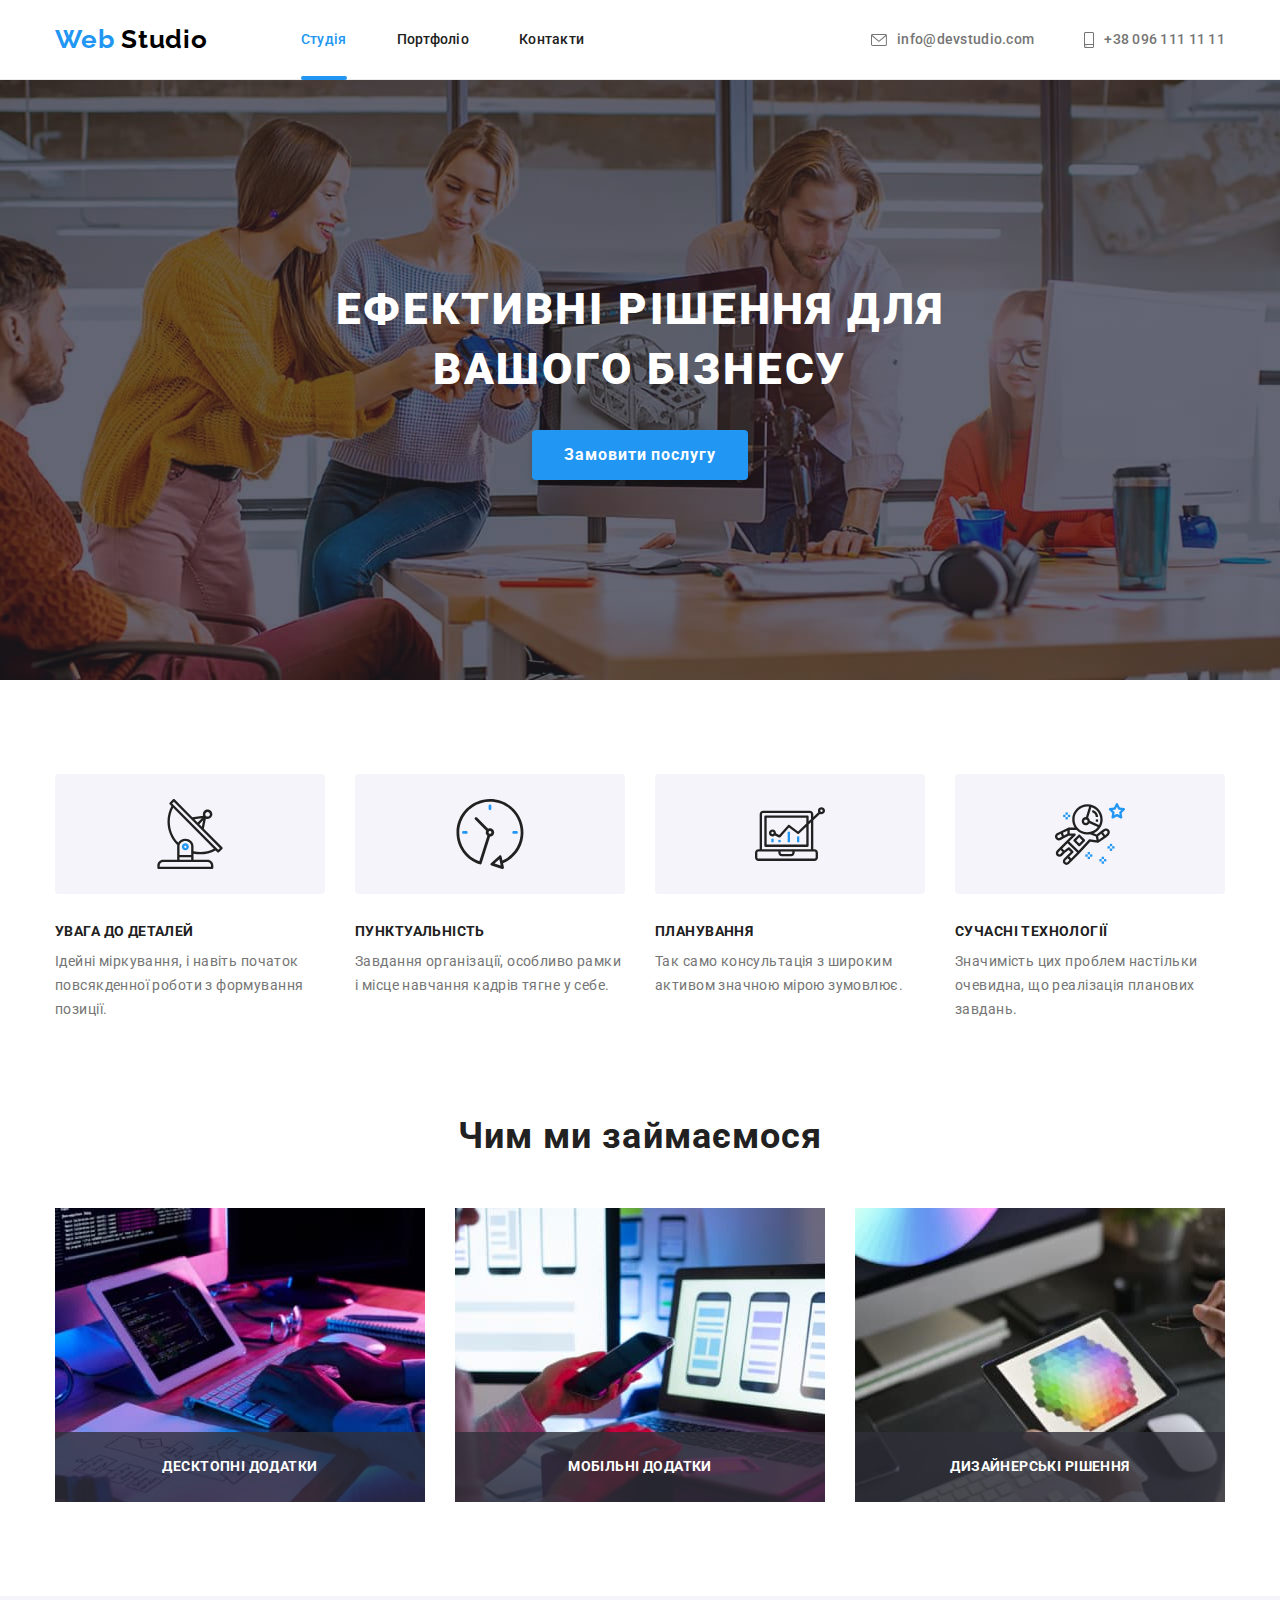
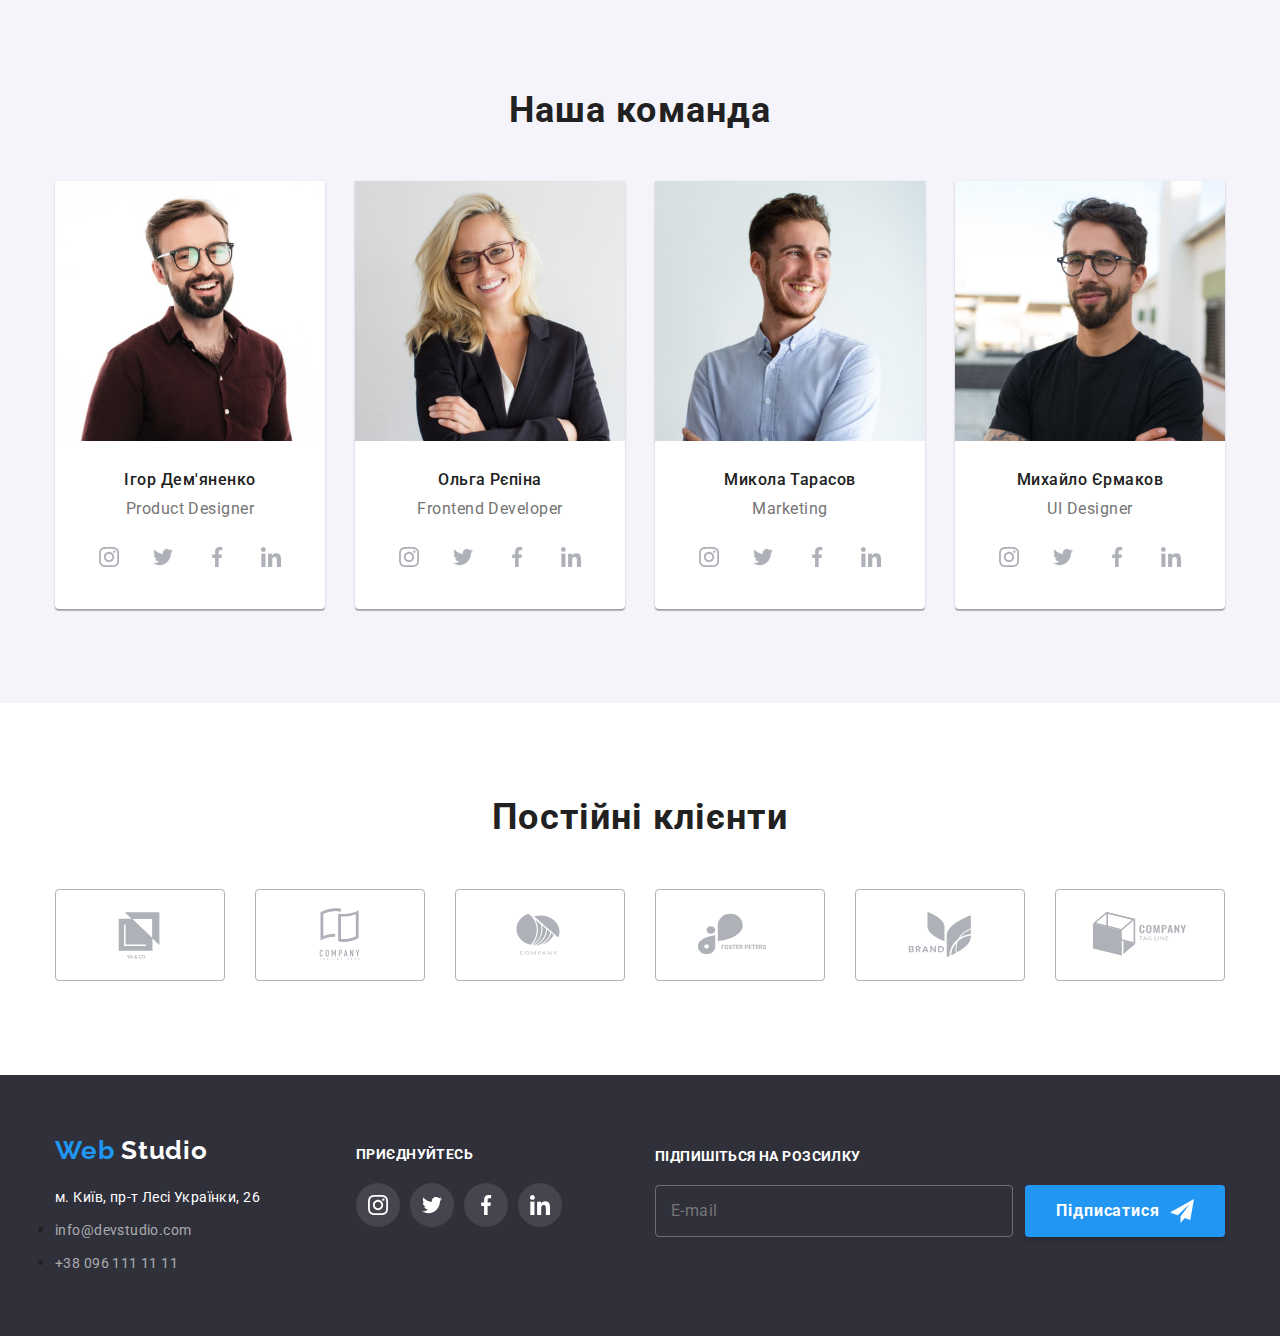
<file: index.html>
<!DOCTYPE html>
<html lang="uk">
  <head>
    <meta charset="UTF-8" />
    <meta http-equiv="X-UA-Compatible" content="IE=edge" />
    <meta name="viewport" content="width=device-width, initial-scale=1.0" />
    <link rel="preconnect" href="https://fonts.googleapis.com" />
    <link rel="preconnect" href="https://fonts.gstatic.com" crossorigin />
    <link
      href="https://fonts.googleapis.com/css2?family=Raleway:wght@700&family=Roboto:wght@400;500;700;900&display=swap"
      rel="stylesheet"
    />
    <link
      rel="stylesheet"
      href="https://cdnjs.cloudflare.com/ajax/libs/modern-normalize/1.1.0/modern-normalize.css"
      integrity="sha512-Y0MM+V6ymRKN2zStTqzQ227DWhhp4Mzdo6gnlRnuaNCbc+YN/ZH0sBCLTM4M0oSy9c9VKiCvd4Jk44aCLrNS5Q=="
      crossorigin="anonymous"
      referrerpolicy="no-referrer"
    />
    <link rel="stylesheet" href="./css/main.min.css" />
    <!-- <link rel="stylesheet" href="./css/styles.css" /> -->
    <title>Markup hw 02</title>
  </head>
  <body>
    <header class="page-header">
      <div class="container">
        <nav class="header-nav">
          <a class="logo header__logo" href="./index.html">
            <span class="logo--accent">Web</span>
            <span class="header__logo--color">Studio</span></a
          >
          <ul class="menu">
            <li class="menu__item">
              <a class="menu__link menu__link--active" href="./index.html"
                >Студія</a
              >
            </li>
            <li class="menu__item">
              <a class="menu__link" href="./portfolio.html">Портфоліо</a>
            </li>
            <li class="menu__item">
              <a class="menu__link" href="">Контакти</a>
            </li>
          </ul>
        </nav>
        <ul class="contact">
          <li class="contact__item">
            <a class="contact__link" href="mailto:info@devstudio.com"
              ><svg class="contact__icon" width="16" height="12">
                <use href="./images/icons.svg#icon-e-mail"></use>
              </svg>
              info@devstudio.com</a
            >
          </li>
          <li class="contact__item">
            <a class="contact__link" href="tel:+380961111111">
              <svg class="contact__icon" width="10" height="16">
                <use href="./images/icons.svg#icon-smartphone"></use>
              </svg>
              +38 096 111 11 11</a
            >
          </li>
        </ul>
      </div>
    </header>
    <main>
      <section class="hero">
        <div class="container">
          <h1 class="hero__title">Ефективні рішення для вашого бізнесу</h1>
          <button class="hero__button" type="button" data-modal-open>
            Замовити послугу
          </button>
        </div>
      </section>

      <section class="features">
        <div class="container">
          <h2 class="visually-hidden">Особливості</h2>
          <ul class="features-list">
            <li class="features-list__item">
              <div class="features-list__icons">
                <svg width="70" height="70">
                  <use href="./images/icons.svg#icon-antenna"></use>
                </svg>
              </div>
              <h3 class="features-list__title">УВАГА ДО ДЕТАЛЕЙ</h3>
              <p class="features-list__description">
                Ідейні міркування, і навіть початок повсякденної роботи з
                формування позиції.
              </p>
            </li>
            <li class="features-list__item">
              <div class="features-list__icons">
                <svg width="70" height="70">
                  <use href="./images/icons.svg#icon-clock"></use>
                </svg>
              </div>
              <h3 class="features-list__title">ПУНКТУАЛЬНІСТЬ</h3>
              <p class="features-list__description">
                Завдання організації, особливо рамки і місце навчання кадрів
                тягне у себе.
              </p>
            </li>
            <li class="features-list__item">
              <div class="features-list__icons">
                <svg width="70" height="70">
                  <use href="./images/icons.svg#icon-diagram"></use>
                </svg>
              </div>
              <h3 class="features-list__title">ПЛАНУВАННЯ</h3>
              <p class="features-list__description">
                Так само консультація з широким активом значною мірою зумовлює.
              </p>
            </li>
            <li class="features-list__item">
              <div class="features-list__icons">
                <svg width="70" height="70">
                  <use href="./images/icons.svg#icon-astronaut"></use>
                </svg>
              </div>
              <h3 class="features-list__title">СУЧАСНІ ТЕХНОЛОГІЇ</h3>
              <p class="features-list__description">
                Значимість цих проблем настільки очевидна, що реалізація
                планових завдань.
              </p>
            </li>
          </ul>
        </div>
      </section>

      <section class="what">
        <div class="container">
          <h2 class="what__title">Чим ми займаємося</h2>
          <ul class="what-list">
            <li class="what-list__item">
              <img
                class="what-list__img"
                src="./images/box1.jpg"
                alt="Десктопні додатки"
                width="370"
                height="294"
              />
              <h3 class="what-list__desc">Десктопні додатки</h3>
            </li>
            <li class="what-list__item">
              <img
                class="what-list__img"
                src="./images/box2.jpg"
                alt="Мобільні додатки"
                width="370"
                height="294"
              />
              <h3 class="what-list__desc">Мобільні додатки</h3>
            </li>
            <li class="what-list__item">
              <img
                class="what-list__img"
                src="./images/box3.jpg"
                alt="Дизайнерські рішення"
                width="370"
                height="294"
              />
              <h3 class="what-list__desc">Дизайнерські рішення</h3>
            </li>
          </ul>
        </div>
      </section>

      <section class="team">
        <div class="container">
          <h2 class="team__title">Наша команда</h2>
          <ul class="team-list">
            <li class="team-list__item">
              <img
                class="team-list__img"
                src="./images/team1.jpg"
                alt="Ігор Дем'яненко"
                width="270"
                height="260"
              />
              <h3 class="team-list__employee">Ігор Дем'яненко</h3>
              <p class="team-list__position">Product Designer</p>

              <ul class="social-icons">
                <li class="social-icons__item">
                  <a href="" class="social-icons__link">
                    <svg class="social-icons__icon" width="20" height="20">
                      <use href="./images/icons.svg#icon-instagram"></use>
                    </svg>
                  </a>
                </li>
                <li class="social-icons__item">
                  <a href="" class="social-icons__link">
                    <svg class="social-icons__icon" width="20" height="20">
                      <use href="./images/icons.svg#icon-twitter"></use>
                    </svg>
                  </a>
                </li>
                <li class="social-icons__item">
                  <a href="" class="social-icons__link">
                    <svg class="social-icons__icon" width="20" height="20">
                      <use href="./images/icons.svg#icon-facebook"></use>
                    </svg>
                  </a>
                </li>
                <li class="social-icons__item">
                  <a href="" class="social-icons__link">
                    <svg class="social-icons__icon" width="20" height="20">
                      <use href="./images/icons.svg#icon-linkedin"></use>
                    </svg>
                  </a>
                </li>
              </ul>
            </li>
            <li class="team-list__item">
              <img
                class="team-list__img"
                src="./images/team2.jpg"
                alt="Ольга Рєпіна"
                width="270"
                height="260"
              />
              <h3 class="team-list__employee">Ольга Рєпіна</h3>
              <p class="team-list__position">Frontend Developer</p>
              <ul class="social-icons">
                <li class="social-icons__item">
                  <a href="" class="social-icons__link">
                    <svg class="social-icons__icon" width="20" height="20">
                      <use href="./images/icons.svg#icon-instagram"></use>
                    </svg>
                  </a>
                </li>
                <li class="social-icons__item">
                  <a href="" class="social-icons__link">
                    <svg class="social-icons__icon" width="20" height="20">
                      <use href="./images/icons.svg#icon-twitter"></use>
                    </svg>
                  </a>
                </li>
                <li class="social-icons__item">
                  <a href="" class="social-icons__link">
                    <svg class="social-icons__icon" width="20" height="20">
                      <use href="./images/icons.svg#icon-facebook"></use>
                    </svg>
                  </a>
                </li>
                <li class="social-icons__item">
                  <a href="" class="social-icons__link">
                    <svg class="social-icons__icon" width="20" height="20">
                      <use href="./images/icons.svg#icon-linkedin"></use>
                    </svg>
                  </a>
                </li>
              </ul>
            </li>
            <li class="team-list__item">
              <img
                class="team-list__img"
                src="./images/team3.jpg"
                alt="Микола Тарасов"
                width="270"
                height="260"
              />
              <h3 class="team-list__employee">Микола Тарасов</h3>
              <p class="team-list__position">Marketing</p>
              <ul class="social-icons">
                <li class="social-icons__item">
                  <a href="" class="social-icons__link">
                    <svg class="social-icons__icon" width="20" height="20">
                      <use href="./images/icons.svg#icon-instagram"></use>
                    </svg>
                  </a>
                </li>
                <li class="social-icons__item">
                  <a href="" class="social-icons__link">
                    <svg class="social-icons__icon" width="20" height="20">
                      <use href="./images/icons.svg#icon-twitter"></use>
                    </svg>
                  </a>
                </li>
                <li class="social-icons__item">
                  <a href="" class="social-icons__link">
                    <svg class="social-icons__icon" width="20" height="20">
                      <use href="./images/icons.svg#icon-facebook"></use>
                    </svg>
                  </a>
                </li>
                <li class="social-icons__item">
                  <a href="" class="social-icons__link">
                    <svg class="social-icons__icon" width="20" height="20">
                      <use href="./images/icons.svg#icon-linkedin"></use>
                    </svg>
                  </a>
                </li>
              </ul>
            </li>
            <li class="team-list__item">
              <img
                class="team-list__img"
                src="./images/team4.jpg"
                alt="Михайло Єрмаков"
                width="270"
                height="260"
              />
              <h3 class="team-list__employee">Михайло Єрмаков</h3>
              <p class="team-list__position">UI Designer</p>
              <ul class="social-icons">
                <li class="social-icons__item">
                  <a href="" class="social-icons__link">
                    <svg class="social-icons__icon" width="20" height="20">
                      <use href="./images/icons.svg#icon-instagram"></use>
                    </svg>
                  </a>
                </li>
                <li class="social-icons__item">
                  <a href="" class="social-icons__link">
                    <svg class="social-icons__icon" width="20" height="20">
                      <use href="./images/icons.svg#icon-twitter"></use>
                    </svg>
                  </a>
                </li>
                <li class="social-icons__item">
                  <a href="" class="social-icons__link">
                    <svg class="social-icons__icon" width="20" height="20">
                      <use href="./images/icons.svg#icon-facebook"></use>
                    </svg>
                  </a>
                </li>
                <li class="social-icons__item">
                  <a href="" class="social-icons__link">
                    <svg class="social-icons__icon" width="20" height="20">
                      <use href="./images/icons.svg#icon-linkedin"></use>
                    </svg>
                  </a>
                </li>
              </ul>
            </li>
          </ul>
        </div>
      </section>

      <section class="clients">
        <div class="container">
          <h2 class="clients__title">Постійні клієнти</h2>
          <ul class="clients-list">
            <li class="clients-list__item">
              <a href="" class="clients-list__link">
                <svg class="clients-list__icon" width="106" height="60">
                  <use href="./images/icons.svg#icon-client1"></use>
                </svg>
              </a>
            </li>
            <li class="clients-list__item">
              <a href="" class="clients-list__link">
                <svg class="clients-list__icon" width="106" height="60">
                  <use href="./images/icons.svg#icon-client2"></use>
                </svg>
              </a>
            </li>
            <li class="clients-list__item">
              <a href="" class="clients-list__link">
                <svg class="clients-list__icon" width="106" height="60">
                  <use href="./images/icons.svg#icon-client3"></use>
                </svg>
              </a>
            </li>
            <li class="clients-list__item">
              <a href="" class="clients-list__link">
                <svg class="clients-list__icon" width="106" height="60">
                  <use href="./images/icons.svg#icon-client4"></use>
                </svg>
              </a>
            </li>
            <li class="clients-list__item">
              <a href="" class="clients-list__link">
                <svg class="clients-list__icon" width="106" height="60">
                  <use href="./images/icons.svg#icon-client5"></use>
                </svg>
              </a>
            </li>
            <li class="clients-list__item">
              <a href="" class="clients-list__link">
                <svg class="clients-list__icon" width="106" height="60">
                  <use href="./images/icons.svg#icon-client6"></use>
                </svg>
              </a>
            </li>
          </ul>
        </div>
      </section>
    </main>
    <footer class="footer">
      <div class="container">
        <div class="footer-company">
          <a class="logo footer__logo" href=""
            ><span class="logo--accent">Web</span>
            <span class="footer__logo--color">Studio</span></a
          >
          <address class="address">
            <p class="address__post">м. Київ, пр-т Лесі Українки, 26</p>
            <ul class="address__list">
              <li class="addres__item">
                <a class="address__link" href="mailto:info@devstudio.com"
                  >info@devstudio.com</a
                >
              </li>
              <li class="addres__item">
                <a class="address__link" href="tel:+380961111111"
                  >+38 096 111 11 11</a
                >
              </li>
            </ul>
          </address>
        </div>

        <div class="footer-social">
          <h2 class="footer-social__title">приєднуйтесь</h2>
          <ul class="social-icons footer-social__social-icons">
            <li class="social-icons__item">
              <a href="" class="social-icons__link footer-social__link">
                <svg class="social-icons__icon" width="20" height="20">
                  <use href="./images/icons.svg#icon-instagram"></use>
                </svg>
              </a>
            </li>
            <li class="social-icons__item">
              <a href="" class="social-icons__link footer-social__link">
                <svg class="social-icons__icon" width="20" height="20">
                  <use href="./images/icons.svg#icon-twitter"></use>
                </svg>
              </a>
            </li>
            <li class="social-icons__item">
              <a href="" class="social-icons__link footer-social__link">
                <svg class="social-icons__icon" width="20" height="20">
                  <use href="./images/icons.svg#icon-facebook"></use>
                </svg>
              </a>
            </li>
            <li class="social-icons__item">
              <a href="" class="social-icons__link footer-social__link">
                <svg class="social-icons__icon" width="20" height="20">
                  <use href="./images/icons.svg#icon-linkedin"></use>
                </svg>
              </a>
            </li>
          </ul>
        </div>

        <div class="subscription">
          <label for="sub-input" class="subscription__label"
            >Підпишіться на розсилку</label
          >
          <div class="subscription__box">
            <input
              class="subscription__input"
              type="email"
              id="sub-input"
              name="subscription-mail"
              placeholder="E-mail"
            />

            <button class="subscription__button" type="submit">
              Підписатися
              <svg class="subscription__icon" width="24" height="24">
                <use href="./images/icons.svg#icon-send"></use>
              </svg>
            </button>
          </div>
        </div>
      </div>
    </footer>

    <div class="backdrop is-hidden" data-modal>
      <div class="modal">
        <button class="modal__close-btn" data-modal-close>
          <svg class="modal__close-icon" width="18" height="18">
            <use href="./images/icons.svg#icon-close"></use>
          </svg>
        </button>
        <p class="modal__title">Залиште свої дані, ми вам передзвонимо</p>

        <label for="user-name" class="modal__label">Ім'я</label>
        <div class="modal__wrapper">
          <input
            type="text"
            class="modal__input"
            name="user-name"
            id="user-name"
          />
          <svg class="modal__input-icon" width="18" height="18">
            <use href="./images/icons.svg#icon-person"></use>
          </svg>
        </div>

        <label for="user-tel" class="modal__label">Телефон</label>
        <div class="modal__wrapper">
          <input
            type="tel"
            class="modal__input"
            name="user-tel"
            id="user-tel"
          />
          <svg class="modal__input-icon" width="18" height="18">
            <use href="./images/icons.svg#icon-phone"></use>
          </svg>
        </div>

        <label for="user-mail" class="modal__label">Пошта</label>
        <div class="modal__wrapper">
          <input
            type="email"
            class="modal__input"
            name="user-mail"
            id="user-mail"
          />
          <svg class="modal__input-icon" width="18" height="18">
            <use href="./images/icons.svg#icon-email"></use>
          </svg>
        </div>

        <label for="coment" class="modal__label">Коментар</label>

        <textarea
          class="modal__coment"
          name="modal-coment"
          id="coment"
          placeholder="Введіть текст"
        ></textarea>

        <div class="modal__checkbox-wrapper">
          <input
            type="checkbox"
            class="modal__checkbox"
            name="agree"
            id="agree"
            value="agree"
          />

          <label class="modal__checkbox-label" for="agree">
            <span class="modal__label-span">
              <svg class="modal__label-icon" width="13" height="9">
                <use href="./images/icons.svg#icon-check-mark"></use>
              </svg>
            </span>
            Погоджуюся з розсилкою та приймаю
            <a href="" class="modal__checkbox-link">Умови договору</a>
          </label>
        </div>

        <button type="submit" class="modal__submit-btn">Відправити</button>
      </div>
    </div>

    <script src="./js/modal.js"></script>
  </body>
</html>
</file>
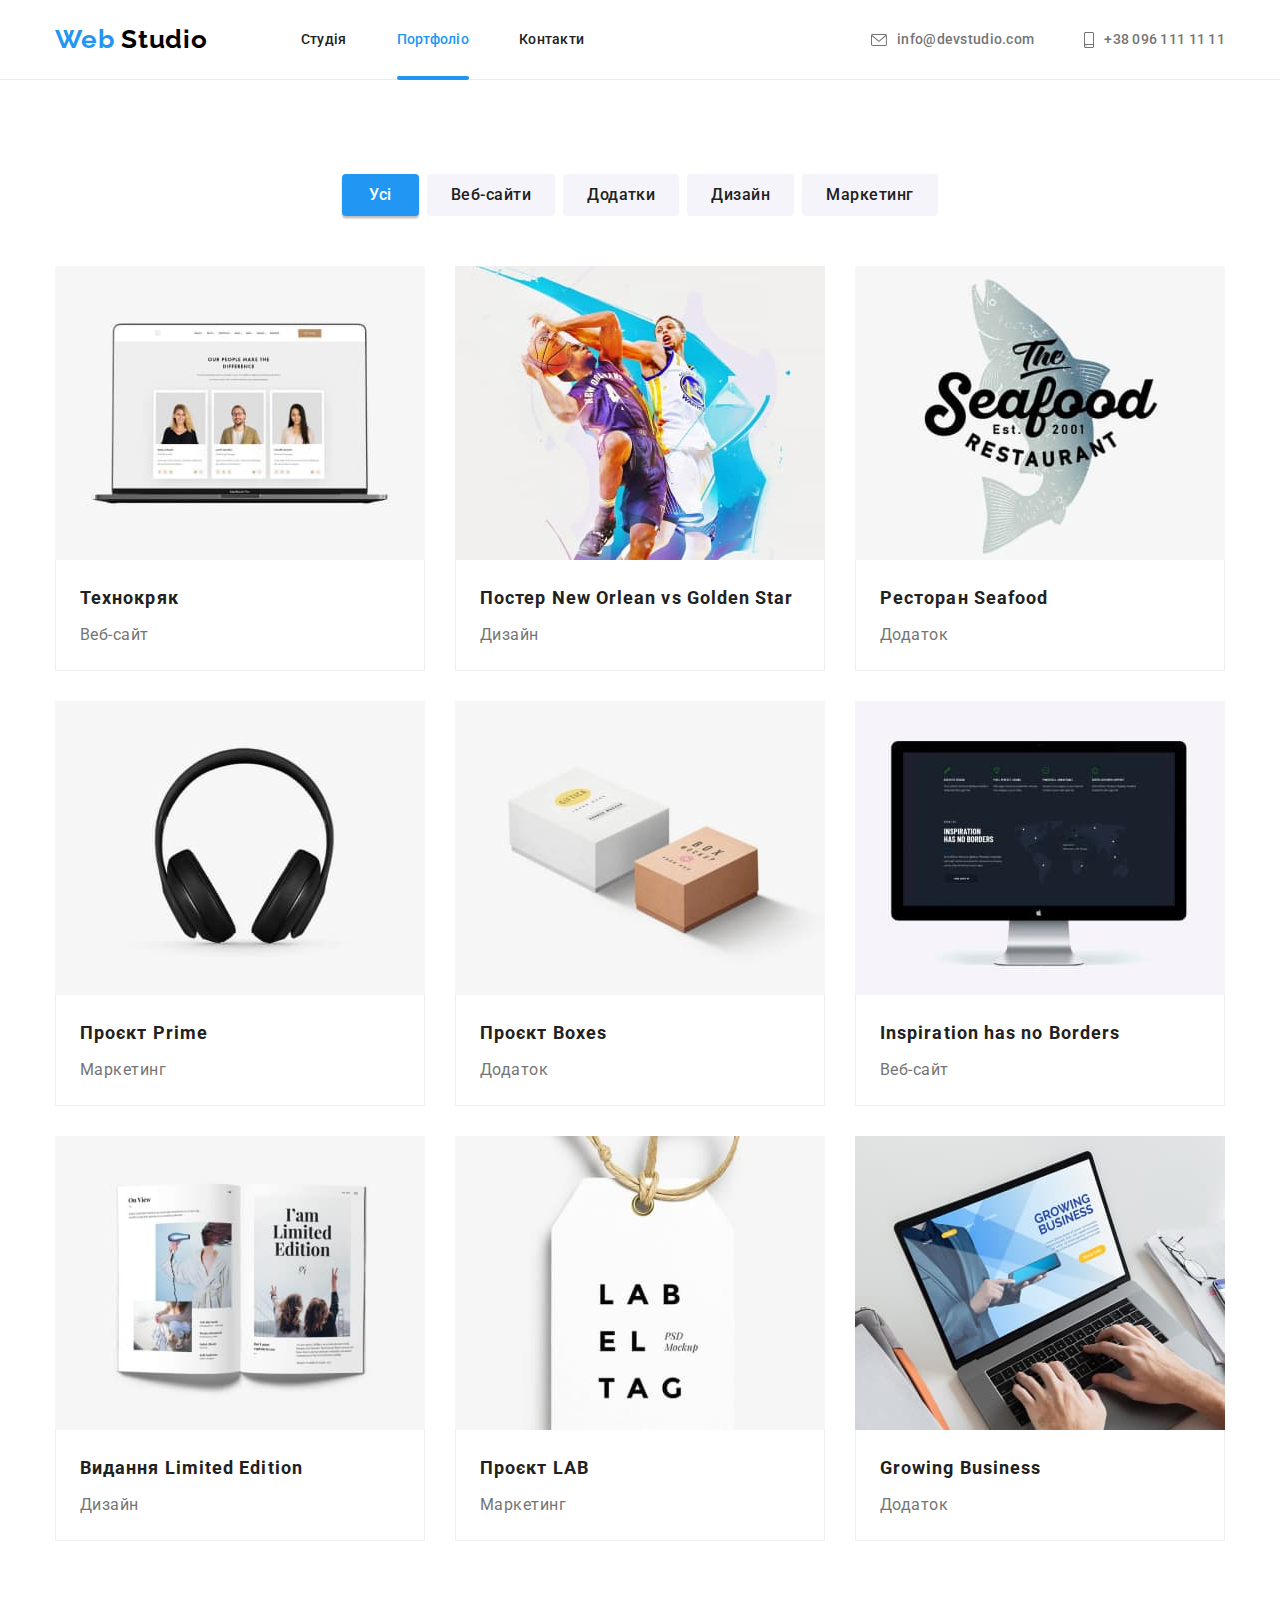
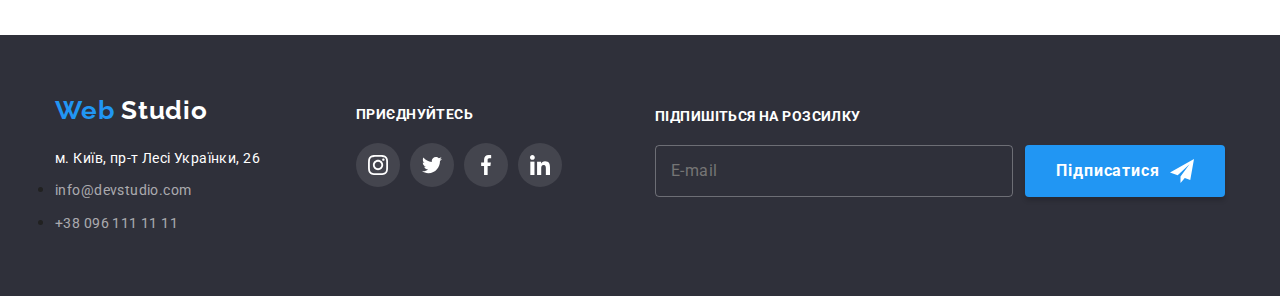
<file: portfolio.html>
<!DOCTYPE html>
<html lang="uk">
  <head>
    <meta charset="UTF-8" />
    <meta http-equiv="X-UA-Compatible" content="IE=edge" />
    <meta name="viewport" content="width=device-width, initial-scale=1.0" />
    <link rel="preconnect" href="https://fonts.googleapis.com" />
    <link rel="preconnect" href="https://fonts.gstatic.com" crossorigin />
    <link
      href="https://fonts.googleapis.com/css2?family=Raleway:wght@700&family=Roboto:wght@400;500;700;900&display=swap"
      rel="stylesheet"
    />
    <link
      rel="stylesheet"
      href="https://cdnjs.cloudflare.com/ajax/libs/modern-normalize/1.1.0/modern-normalize.css"
      integrity="sha512-Y0MM+V6ymRKN2zStTqzQ227DWhhp4Mzdo6gnlRnuaNCbc+YN/ZH0sBCLTM4M0oSy9c9VKiCvd4Jk44aCLrNS5Q=="
      crossorigin="anonymous"
      referrerpolicy="no-referrer"
    />
    <link rel="stylesheet" href="./css/main.min.css" />
    <!-- <link rel="stylesheet" href="./css/styles.css" /> -->
    <title>portfolio</title>
  </head>
  <body>
    <header class="page-header">
      <div class="container">
        <nav class="header-nav">
          <a class="logo header__logo" href="./index.html">
            <span class="logo--accent">Web</span>
            <span class="header__logo--color">Studio</span></a
          >
          <ul class="menu">
            <li class="menu__item">
              <a class="menu__link" href="./index.html">Студія</a>
            </li>
            <li class="menu__item">
              <a class="menu__link menu__link--active" href="./portfolio.html"
                >Портфоліо</a
              >
            </li>
            <li class="menu__item">
              <a class="menu__link" href="">Контакти</a>
            </li>
          </ul>
        </nav>
        <ul class="contact">
          <li class="contact__item">
            <a class="contact__link" href="mailto:info@devstudio.com"
              ><svg class="contact__icon" width="16" height="12">
                <use href="./images/icons.svg#icon-e-mail"></use>
              </svg>
              info@devstudio.com</a
            >
          </li>
          <li class="contact__item">
            <a class="contact__link" href="tel:+380961111111">
              <svg class="contact__icon" width="10" height="16">
                <use href="./images/icons.svg#icon-smartphone"></use>
              </svg>
              +38 096 111 11 11</a
            >
          </li>
        </ul>
      </div>
    </header>
    <main>
      <section class="portfolio">
        <div class="container">
          <h1 class="portfolio__title">Портфоліо</h1>
          <ul class="portfolio__filter-list">
            <li class="portfolio__filter-item">
              <button
                class="portfolio__filter-button portfolio__filter-button--padding portfolio__filter-button--active"
                type="button"
              >
                Усі
              </button>
            </li>
            <li class="portfolio__filter-item">
              <button class="portfolio__filter-button" type="button">
                Веб-сайти
              </button>
            </li>
            <li class="portfolio__filter-item">
              <button class="portfolio__filter-button" type="button">
                Додатки
              </button>
            </li>
            <li class="portfolio__filter-item">
              <button class="portfolio__filter-button" type="button">
                Дизайн
              </button>
            </li>
            <li class="portfolio__filter-item">
              <button class="portfolio__filter-button" type="button">
                Маркетинг
              </button>
            </li>
          </ul>
          <ul class="portfolio__product-list">
            <li class="portfolio__product-item">
              <a class="portfolio__product-link" href="#">
                <div class="portfolio__box">
                  <img
                    class="portfolio__product-img"
                    src="./images/poster1.jpg"
                    alt="Технокряк"
                    width="370"
                  />
                  <p class="portfolio__product-text">
                    Ресурс пропонує комплексні пропозиції з різним рівнем
                    функціоналу та сервісів. Все це дозволить відвідувачу
                    отримати вичерпні відомості про компанію чи приватну особу.
                  </p>
                </div>
                <div class="portfolio__product-wrap">
                  <h2 class="portfolio__product-name">Технокряк</h2>
                  <p class="portfolio__product-desc">Веб-сайт</p>
                </div>
              </a>
            </li>
            <li class="portfolio__product-item">
              <a class="portfolio__product-link" href="#">
                <div class="portfolio__box">
                  <img
                    class="portfolio__product-img"
                    src="./images/poster2.jpg"
                    alt="Постер New Orlean vs Golden Star"
                    width="370"
                  />
                  <p class="portfolio__product-text">
                    Ресурс пропонує комплексні пропозиції з різним рівнем
                    функціоналу та сервісів. Все це дозволить відвідувачу
                    отримати вичерпні відомості про компанію чи приватну особу.
                  </p>
                </div>
                <div class="portfolio__product-wrap">
                  <h2 class="portfolio__product-name">
                    Постер New Orlean vs Golden Star
                  </h2>
                  <p class="portfolio__product-desc">Дизайн</p>
                </div>
              </a>
            </li>
            <li class="portfolio__product-item">
              <a class="portfolio__product-link" href="#">
                <div class="portfolio__box">
                  <img
                    class="portfolio__product-img"
                    src="./images/poster3.jpg"
                    alt="Ресторан Seafood"
                    width="370"
                  />
                  <p class="portfolio__product-text">
                    Ресурс пропонує комплексні пропозиції з різним рівнем
                    функціоналу та сервісів. Все це дозволить відвідувачу
                    отримати вичерпні відомості про компанію чи приватну особу.
                  </p>
                </div>
                <div class="portfolio__product-wrap">
                  <h2 class="portfolio__product-name">Ресторан Seafood</h2>
                  <p class="portfolio__product-desc">Додаток</p>
                </div>
              </a>
            </li>
            <li class="portfolio__product-item">
              <a class="portfolio__product-link" href="#">
                <div class="portfolio__box">
                  <img
                    class="portfolio__product-img"
                    src="./images/poster4.jpg"
                    alt="Проєкт Prime"
                    width="370"
                  />
                  <p class="portfolio__product-text">
                    Ресурс пропонує комплексні пропозиції з різним рівнем
                    функціоналу та сервісів. Все це дозволить відвідувачу
                    отримати вичерпні відомості про компанію чи приватну особу.
                  </p>
                </div>
                <div class="portfolio__product-wrap">
                  <h2 class="portfolio__product-name">Проєкт Prime</h2>
                  <p class="portfolio__product-desc">Маркетинг</p>
                </div>
              </a>
            </li>
            <li class="portfolio__product-item">
              <a class="portfolio__product-link" href="#">
                <div class="portfolio__box">
                  <img
                    class="portfolio__product-img"
                    src="./images/poster5.jpg"
                    alt="Проєкт Boxes"
                    width="370"
                  />
                  <p class="portfolio__product-text">
                    Ресурс пропонує комплексні пропозиції з різним рівнем
                    функціоналу та сервісів. Все це дозволить відвідувачу
                    отримати вичерпні відомості про компанію чи приватну особу.
                  </p>
                </div>
                <div class="portfolio__product-wrap">
                  <h2 class="portfolio__product-name">Проєкт Boxes</h2>
                  <p class="portfolio__product-desc">Додаток</p>
                </div>
              </a>
            </li>
            <li class="portfolio__product-item">
              <a class="portfolio__product-link" href="#">
                <div class="portfolio__box">
                  <img
                    class="portfolio__product-img"
                    src="./images/poster6.jpg"
                    alt="Inspiration has no Borders"
                    width="370"
                  />
                  <p class="portfolio__product-text">
                    Ресурс пропонує комплексні пропозиції з різним рівнем
                    функціоналу та сервісів. Все це дозволить відвідувачу
                    отримати вичерпні відомості про компанію чи приватну особу.
                  </p>
                </div>
                <div class="portfolio__product-wrap">
                  <h2 class="portfolio__product-name">
                    Inspiration has no Borders
                  </h2>
                  <p class="portfolio__product-desc">Веб-сайт</p>
                </div>
              </a>
            </li>
            <li class="portfolio__product-item">
              <a class="portfolio__product-link" href="#">
                <div class="portfolio__box">
                  <img
                    class="portfolio__product-img"
                    src="./images/poster7.jpg"
                    alt="Видання Limited Edition"
                    width="370"
                  />
                  <p class="portfolio__product-text">
                    Ресурс пропонує комплексні пропозиції з різним рівнем
                    функціоналу та сервісів. Все це дозволить відвідувачу
                    отримати вичерпні відомості про компанію чи приватну особу.
                  </p>
                </div>
                <div class="portfolio__product-wrap">
                  <h2 class="portfolio__product-name">
                    Видання Limited Edition
                  </h2>
                  <p class="portfolio__product-desc">Дизайн</p>
                </div>
              </a>
            </li>
            <li class="portfolio__product-item">
              <a class="portfolio__product-link" href="#">
                <div class="portfolio__box">
                  <img
                    src="./images/poster8.jpg"
                    alt="Проєкт LAB"
                    width="370"
                  />
                  <p class="portfolio__product-text">
                    Ресурс пропонує комплексні пропозиції з різним рівнем
                    функціоналу та сервісів. Все це дозволить відвідувачу
                    отримати вичерпні відомості про компанію чи приватну особу.
                  </p>
                </div>
                <div class="portfolio__product-wrap">
                  <h2 class="portfolio__product-name">Проєкт LAB</h2>
                  <p class="portfolio__product-desc">Маркетинг</p>
                </div>
              </a>
            </li>
            <li class="portfolio__product-item">
              <a class="portfolio__product-link" href="#">
                <div class="portfolio__box">
                  <img
                    class="portfolio__product-img"
                    src="./images/poster9.jpg"
                    alt="Growing Business"
                    width="370"
                  />
                  <p class="portfolio__product-text">
                    Ресурс пропонує комплексні пропозиції з різним рівнем
                    функціоналу та сервісів. Все це дозволить відвідувачу
                    отримати вичерпні відомості про компанію чи приватну особу.
                  </p>
                </div>

                <div class="portfolio__product-wrap">
                  <h2 class="portfolio__product-name">Growing Business</h2>
                  <p class="portfolio__product-desc">Додаток</p>
                </div>
              </a>
            </li>
          </ul>
        </div>
      </section>
    </main>
    <footer class="footer">
      <div class="container">
        <div class="footer-company">
          <a class="logo footer__logo" href=""
            ><span class="logo--accent">Web</span>
            <span class="footer__logo--color">Studio</span></a
          >
          <address class="address">
            <p class="address__post">м. Київ, пр-т Лесі Українки, 26</p>
            <ul class="address__list">
              <li class="addres__item">
                <a class="address__link" href="mailto:info@devstudio.com"
                  >info@devstudio.com</a
                >
              </li>
              <li class="addres__item">
                <a class="address__link" href="tel:+380961111111"
                  >+38 096 111 11 11</a
                >
              </li>
            </ul>
          </address>
        </div>

        <div class="footer-social">
          <h2 class="footer-social__title">приєднуйтесь</h2>
          <ul class="social-icons footer-social__social-icons">
            <li class="social-icons__item">
              <a href="" class="social-icons__link footer-social__link">
                <svg class="social-icons__icon" width="20" height="20">
                  <use href="./images/icons.svg#icon-instagram"></use>
                </svg>
              </a>
            </li>
            <li class="social-icons__item">
              <a href="" class="social-icons__link footer-social__link">
                <svg class="social-icons__icon" width="20" height="20">
                  <use href="./images/icons.svg#icon-twitter"></use>
                </svg>
              </a>
            </li>
            <li class="social-icons__item">
              <a href="" class="social-icons__link footer-social__link">
                <svg class="social-icons__icon" width="20" height="20">
                  <use href="./images/icons.svg#icon-facebook"></use>
                </svg>
              </a>
            </li>
            <li class="social-icons__item">
              <a href="" class="social-icons__link footer-social__link">
                <svg class="social-icons__icon" width="20" height="20">
                  <use href="./images/icons.svg#icon-linkedin"></use>
                </svg>
              </a>
            </li>
          </ul>
        </div>

        <div class="subscription">
          <label for="sub-input" class="subscription__label"
            >Підпишіться на розсилку</label
          >
          <div class="subscription__box">
            <input
              class="subscription__input"
              type="email"
              id="sub-input"
              name="subscription-mail"
              placeholder="E-mail"
            />

            <button class="subscription__button" type="submit">
              Підписатися
              <svg class="subscription__icon" width="24" height="24">
                <use href="./images/icons.svg#icon-send"></use>
              </svg>
            </button>
          </div>
        </div>
      </div>
    </footer>

    <script src="./js/modal.js"></script>
  </body>
</html>
</file>
<file: css/styles.css>
:root {
    --acсent-color: #2196F3;
    --logo-first-color: #000000;
    --logo-second-color: #FFFFFF;

    --first-color: #212121;
    --second-color: #757575;
    --address-color: rgba(255, 255, 255, 0.6);

    --bg-hero: #2F303A;
    --bg-main: #FFFFFF;
    --bg-second: #F5F4FA;
    --icon-color: #AFB1B8;

    --cubic: cubic-bezier(0.4, 0, 0.2, 1);
    --time: 250ms;
}

h1,
h2,
h3,
h4,
h5,
h6,
p,
ul,
ol {
    margin: 0;
    padding: 0;
}

body {
    font-family: 'Roboto', sans-serif;
    background-color: var(--bg-main);
    color: var(--first-color);
}

img {
    display: block;
}

.button {
    cursor: pointer;
}

.list {
    list-style: none;
}

.link {
    text-decoration: none;
}

.container {
    width: 1200px;
    padding-left: 15px;
    padding-right: 15px;
    margin-left: auto;
    margin-right: auto;
    /* outline: 1px solid red; */
}

/* Header */
.page-header {
    border-bottom: 1px solid #ECECEC;
    padding-top: 24px;
    padding-bottom: 24px;
}

.page-header>.container {
    display: flex;

}

.header-nav {
    display: flex;
    align-items: center;
}

.header-logo {
    font-family: 'Raleway', sans-serif;
    font-weight: 700;
    font-size: 26px;
    line-height: 1.2;
    letter-spacing: 0.03em;
    margin-right: 93px;
}

.header-logo-first {
    color: var(--acсent-color);
}

.header-logo-second {
    color: var(--logo-first-color);
}

.header-list {
    display: flex;
}

.header-list-item {
    position: relative;
}

.header-list-item:not(:last-child) {
    margin-right: 50px;
}

.header-item-link {
    padding-top: 32px;
    padding-bottom: 32px;

    font-weight: 500;
    font-size: 14px;
    line-height: 1.14;
    letter-spacing: 0.02em;

    color: var(--first-color);
    transition: color var(--time) var(--cubic);
}

.active-link {
    color: var(--acсent-color)
}

.active-link::after {
    content: '';
    position: absolute;
    width: 100%;
    height: 4px;
    border-radius: 4px;
    background-color: var(--acсent-color);

    bottom: -31px;
    left: 0;
}

.header-contact {
    display: flex;
    align-items: center;
    margin-left: auto;
}

.header-contact-item {
    margin-right: 50px;
}

.header-contact-item:last-child {
    margin-right: 0;
}

.header-contact-link {
    display: flex;
    align-items: center;
    font-family: 'Roboto';
    font-style: normal;
    font-weight: 500;
    font-size: 14px;
    line-height: 1.14;
    letter-spacing: 0.02em;
    color: var(--second-color);
    fill: currentColor;
    transition: color var(--time) var(--cubic);
}

.header-icon {
    margin-right: 10px;
}

.header-item-link:hover,
.header-item-link:focus,
.header-contact-link:hover,
.header-contact-link:focus {
    color: var(--acсent-color)
}


/* main */
/* HERO */
.hero {
    background-color: var(--bg-hero);
    background-image: linear-gradient(to top, rgba(47, 48, 58, 0.4), rgba(47, 48, 58, 0.4)), url(../images/bg-img.jpg);
    background-repeat: no-repeat;
    background-size: cover;
    background-position: center;

    min-height: 600px;
    max-width: 1600px;
    padding: 200px 0;
    margin: 0 auto;
}

.hero-title {
    margin: 0 250px 30px;
    font-weight: 900;
    font-size: 44px;
    line-height: 1.36;
    text-align: center;
    letter-spacing: 0.06em;
    text-transform: uppercase;
    color: var(--logo-second-color)
}

.hero-button {
    padding: 10px 32px;
    display: block;
    margin: 0 auto;
    font-family: inherit;
    background-color: var(--acсent-color);
    font-weight: 700;
    font-size: 16px;
    line-height: 1.88;
    text-align: center;
    letter-spacing: 0.06em;
    color: var(--logo-second-color);
    border: none;

    box-shadow: 0px 4px 4px rgba(0, 0, 0, 0.15);
    border-radius: 4px;
}

.visually-hidden {
    position: absolute;
    width: 1px;
    height: 1px;
    margin: -1px;
    border: 0;
    padding: 0;

    white-space: nowrap;
    clip-path: inset(100%);
    clip: rect(0 0 0 0);
    overflow: hidden;
}

/* FEATURES */
.features {
    padding: 94px 0;
}

.features-list {
    display: flex;
}

.features-list-item {
    flex-basis: calc((100% - 90px)/4);
}

.features-list-item:not(:last-child) {
    margin-right: 30px;
}

.features-list-title {
    margin-bottom: 10px;
    font-size: 14px;
    line-height: 1.14;
    letter-spacing: 0.03em;
    text-transform: uppercase;
}

.features-icons {
    display: flex;
    justify-content: center;
    align-items: center;
    height: 120px;
    background-color: var(--bg-second);
    border-radius: 4px;
    margin-bottom: 30px;
}

.features-list-description {
    font-size: 14px;
    line-height: 1.71;
    letter-spacing: 0.03em;
    color: var(--second-color);
}

/* Чим ми займаємося */
.what {
    padding-bottom: 94px;
}

.what-title {
    margin-bottom: 50px;
    font-size: 36px;
    line-height: 1.16;
    text-align: center;
    letter-spacing: 0.03em;
}

.what-list {
    display: flex;
}

.what-list-item {
    position: relative;
    width: calc((100%-60px)/3);
}

.what-list-item:not(:last-child) {
    margin-right: 30px;
}

.what-desc {
    position: absolute;
    bottom: 0;
    left: 0;

    display: flex;
    justify-content: center;
    align-items: center;

    width: 100%;
    height: 70px;
    /* padding: 27px 0; */

    background: rgba(47, 48, 58, 0.8);

    font-size: 14px;
    line-height: 1.14;
    letter-spacing: 0.03em;
    text-align: center;
    text-transform: uppercase;

    color: var(--bg-main);
}


/* Команда */
.team {
    padding: 94px 0;
    background-color: var(--bg-second)
}

.team-title {
    margin-bottom: 50px;

    font-size: 36px;
    line-height: 1.16;
    text-align: center;
    letter-spacing: 0.03em;
}

.team-list {
    display: flex;
}

.team-list-item {
    padding-bottom: 30px;
    flex-basis: calc((100%-90px)/4);
    background: var(--bg-main);
    box-shadow: 0px 1px 3px rgba(0, 0, 0, 0.12), 0px 1px 1px rgba(0, 0, 0, 0.14), 0px 2px 1px rgba(0, 0, 0, 0.2);
    border-radius: 0px 0px 4px 4px;
}

.team-list-img {
    margin-bottom: 30px;
}

.team-list-item:not(:last-child) {
    margin-right: 30px;
}

.team-list-employee {
    font-weight: 500;
    font-size: 16px;
    line-height: 1.18;
    text-align: center;
    letter-spacing: 0.03em;
    margin-bottom: 10px;
}

.team-list-position {
    font-size: 16px;
    line-height: 1.18;
    text-align: center;
    letter-spacing: 0.03em;
    color: var(--second-color);
    margin-bottom: 16px;
}

.team-list .social-icons {
    display: flex;
    justify-content: center;
}

.team-list .social-link {
    display: flex;
    justify-content: center;
    align-items: center;

    width: 44px;
    height: 44px;
    border-radius: 50%;

    /* outline: 1px solid red; */
    background-color: var(--bg-main);
    color: var(--icon-color);

    transition: background-color var(--time) var(--cubic),
        color var(--time) var(--cubic);
}

.team-list .social-link:hover,
.team-list .social-link:focus {
    background-color: var(--acсent-color);
    color: var(--bg-main)
}

.team-list .social-item:not(:last-child) {
    margin-right: 10px;
}

.social-item .icon {
    fill: currentColor;
}

/* CLIENTS */
.clients {
    padding: 94px 0;
}

.clients-title {
    font-size: 36px;
    line-height: 1.16;
    text-align: center;
    letter-spacing: 0.03em;

    margin-bottom: 50px;
}

.clients-list {
    display: flex;
}

.clients-item {
    flex-basis: calc((100%-150px)/6);
    height: 92px;
}

.clients-item:not(:last-child) {
    margin-right: 30px;
}

.client-link {
    display: flex;
    justify-content: center;
    align-items: center;
    border: 1px solid var(--icon-color);
    border-radius: 4px;
    width: 100%;
    height: 100%;
    color: var(--icon-color);

    transition: border-color var(--time) var(--cubic),
        color var(--time) var(--cubic);
}

.client-link:hover,
.client-link:focus {
    color: var(--acсent-color);
    border-color: var(--acсent-color);
}

.clients-item .icon {
    fill: currentColor;
}


/* footer */
.footer {
    background-color: var(--bg-hero);
    padding-top: 60px;
    padding-bottom: 60px;
}

.footer-logo {
    display: inline-block;
    margin-bottom: 20px;
    font-family: 'Raleway';
    font-style: normal;
    font-weight: 700;
    font-size: 26px;
    line-height: 1.19;
    letter-spacing: 0.03em;
}

.footer-logo-first {
    color: var(--acсent-color);
}

.footer-logo-second {
    color: var(--logo-second-color);
}

.address-post {
    margin-bottom: 9px;
    font-style: normal;
    font-size: 14px;
    line-height: 1.71;
    letter-spacing: 0.03em;
    color: var(--logo-second-color);
}

.addres-list-item:not(:last-child) {
    margin-bottom: 9px;
}

.address-list-link {
    font-size: 14px;
    line-height: 1.71;
    letter-spacing: 0.03em;
    color: var(--address-color);
    font-style: normal;

    transition: color var(--time) var(--cubic);
}

.address-list-link:hover,
.address-list-link:focus {
    color: var(--acсent-color)
}

.footer>.container {
    display: flex;
}

.footer-company {
    width: 231px;
}

.footer-social {
    padding-top: 12px;
    margin-left: 70px;
}

.footer-title {
    font-weight: 700;
    font-size: 14px;
    line-height: 1.14;
    letter-spacing: 0.03em;
    text-transform: uppercase;

    color: var(--bg-main);
    margin-bottom: 20px;
}

.footer-social .social-list {
    display: flex;
    justify-content: flex-start;
}

.footer-social .social-link {
    width: 44px;
    height: 44px;

    display: flex;
    justify-content: center;
    align-items: center;

    background: rgba(255, 255, 255, 0.1);
    border-radius: 50%;
    color: var(--bg-main);

    transition: background-color var(--time) var(--cubic);
}

.footer-social .social-item:not(:last-child) {
    margin-right: 10px;
}

.footer-social .social-link:hover,
.footer-social .social-link:focus {
    background-color: var(--acсent-color);
}

.footer-social .icon {
    fill: currentColor;
}

.footer-social .social-link {}


/* subscription */
.footer-subscription {
    padding-top: 12px;
    margin-left: 93px;
}

.sub-label {
    display: inline-block;
    margin-bottom: 20px;

    font-weight: 700;
    font-size: 14px;
    line-height: 1.14;
    letter-spacing: 0.03em;
    text-transform: uppercase;

    color: #FFFFFF;
}

.sub-box {
    display: flex;
}

.sub-input {
    width: 358px;
    padding: 15px;
    border: 1px solid rgba(255, 255, 255, 0.3);
    background-color: inherit;
    border-radius: 4px;

    line-height: 1.25;
    letter-spacing: 0.03em;
    color: rgba(255, 255, 255, 0.6);
    transition: border-color var(--time) var(--cubic);
}

.sub-input:focus {
    outline: none;
    border-color: var(--acсent-color);
}

.sub-btn {
    margin-left: 12px;
    width: 200px;
    display: flex;
    justify-content: center;
    align-items: center;

    padding: 10px 28px;

    background: var(--acсent-color);
    box-shadow: 0px 4px 4px rgba(0, 0, 0, 0.15);
    border-radius: 4px;
    border: none;

    font-weight: 700;
    font-size: 16px;
    line-height: 1.88;
    letter-spacing: 0.06em;
    color: #FFFFFF;
}

.sub-btn .icon {
    fill: var(--bg-main);
    margin-left: 10px;
}




/* PORTFOLIO */
.portfolio {
    padding: 94px 0;
}

.portfolio-list {
    display: flex;
    justify-content: center;
    margin-bottom: 50px;
}

.portfolio-list-item:not(:last-child) {
    margin-right: 8px;
}

.portfolio-list-button {
    padding: 6px 22px;
    background: var(--bg-second);
    font-family: inherit;
    font-weight: 500;
    font-size: 16px;
    line-height: 1.62;
    text-align: center;
    letter-spacing: 0.03em;
    color: var(--first-color);
    border-color: transparent;
    border-radius: 4px;

    transition: background-color var(--time) var(--cubic),
        color var(--time) var(--cubic),
        box-shadow var(--time) var(--cubic);
}

.portfolio-list-button:hover,
.portfolio-list-button:focus {
    background-color: var(--acсent-color);
    color: var(--logo-second-color);
    box-shadow: 0px 3px 1px rgba(0, 0, 0, 0.1), 0px 1px 2px rgba(0, 0, 0, 0.08), 0px 2px 2px rgba(0, 0, 0, 0.12);
}

.active-button {
    background-color: var(--acсent-color);
    color: var(--logo-second-color);
    box-shadow: 0px 3px 1px rgba(0, 0, 0, 0.1), 0px 1px 2px rgba(0, 0, 0, 0.08), 0px 2px 2px rgba(0, 0, 0, 0.12);
}

.portfolio-list .all-btn {
    padding: 6px 25px;
}

.portfolio-client {
    display: flex;
    flex-wrap: wrap;
    gap: 30px;
}

.portfolio-client-item {
    flex-basis: calc((100% - 60px) / 3);
}

.portfolio-client-link {
    display: inline-block;
}

.portfolio-box {
    position: relative;
    overflow: hidden;
}

.portfolio-client-link:hover,
.portfolio-client-link:focus {
    box-shadow: 0px 1px 1px rgba(0, 0, 0, 0.12), 0px 4px 4px rgba(0, 0, 0, 0.06), 1px 4px 6px rgba(0, 0, 0, 0.16);
}

.portfolio-client-link:hover .portfolio-img-text,
.portfolio-client-link:focus .portfolio-img-text {
    transform: translateY(0);
}

.portfolio-client-img {
    display: block;
}

.portfolio-img-text {
    position: absolute;
    top: 0;
    bottom: 0;
    left: 0;
    right: 0;

    padding: 63px 24px;
    background-color: rgba(33, 150, 243, 0.9);

    font-weight: 400;
    font-size: 18px;
    line-height: 1.55;
    letter-spacing: 0.03em;

    color: var(--bg-main);

    transform: translateY(100%);
    transition: transform var(--time) var(--cubic);
}

.portfolio-text {
    padding: 20px 24px;
    border-left: 1px solid #EEEEEE;
    border-right: 1px solid #EEEEEE;
    border-bottom: 1px solid #EEEEEE;
}

.portfolio-client-name {
    margin-bottom: 4px;
    font-weight: 700;
    font-size: 18px;
    line-height: 2;
    letter-spacing: 0.06em;
    color: var(--first-color);

}

.portfolio-client-desc {
    font-size: 16px;
    line-height: 1.88;
    letter-spacing: 0.03em;
    color: var(--second-color);
}

/* MODAL */
.is-hidden {
    visibility: hidden;
    opacity: 0;
    pointer-events: none;
}

.backdrop {
    position: fixed;
    top: 0;
    left: 0;
    width: 100%;
    height: 100%;

    background: rgba(0, 0, 0, 0.2);
    transition: opacity var(--time) var(--cubic),
        visibility var(--time) var(--cubic);
}

.modal {
    position: absolute;
    top: 50%;
    left: 50%;
    transform-origin: 0 0;
    transform: translate(-50%, -50%) scale(1);

    padding: 40px;
    background: #FFFFFF;
    box-shadow: 0px 1px 3px rgba(0, 0, 0, 0.12), 0px 1px 1px rgba(0, 0, 0, 0.14), 0px 2px 1px rgba(0, 0, 0, 0.2);
    border-radius: 4px;

    width: 528px;
    height: 581px;

    transition: transform var(--time) var(--cubic);
}

.backdrop.is-hidden .modal {
    transform: scale(0.1);
}

.modal-btn {
    position: absolute;
    top: 8px;
    right: 8px;

    display: flex;
    justify-content: center;
    align-items: center;
    background: #FFFFFF;
    padding: 0;
    width: 30px;
    height: 30px;
    border: 1px solid rgba(0, 0, 0, 0.1);
    border-radius: 50%;
    cursor: pointer;
}

.modal-btn .icon {
    transition: fill var(--time) var(--cubic);
}

.modal-btn:hover .icon,
.modal-btn:focus .icon {
    fill: var(--acсent-color);
}

.modal-title {
    margin-bottom: 12px;
    font-weight: 700;
    font-size: 20px;
    line-height: 1.15;
    text-align: center;
    letter-spacing: 0.03em;

    color: var(--first-color);
}

.modal-label {
    display: block;
    margin-bottom: 4px;
    font-size: 12px;
    line-height: 1.16;
    letter-spacing: 0.01em;

    color: var(--second-color);
}

.modal-wrapper {
    position: relative;
    /* margin-top: 4px; */
    margin-bottom: 10px;
}

.modal-input {
    width: 100%;
    height: 40px;
    padding: 12px 42px;
    border: 1px solid rgba(33, 33, 33, 0.2);
    border-radius: 4px;

    font-weight: 400;
    font-size: 12px;
    line-height: 1.16;
    letter-spacing: 0.01em;

    color: var(--second-color);
    transition: border-color var(--time) var(--cubic);
}

.modal-wrapper .icon {
    position: absolute;
    top: 50%;
    left: 12px;
    transform: translateY(-50%);
    transition: fill var(--time) var(--cubic);
}

.modal-input:focus {
    outline: none;
    border-color: var(--acсent-color);
}

.modal-input:focus+.icon {
    fill: var(--acсent-color);
}

.modal-coment {
    margin-top: 4px;
    margin-bottom: 20px;
    padding: 12px 16px;
    width: 100%;
    height: 120px;
    resize: none;
    border: 1px solid rgba(33, 33, 33, 0.2);
    border-radius: 4px;
    transition: border var(--time) var(--cubic);
}

.modal-coment::placeholder {
    font-size: 12px;
    line-height: 1.16;
    letter-spacing: 0.01em;
    color: rgba(117, 117, 117, 0.5);
}

.modal-coment:focus {
    outline: none;
    border-color: var(--acсent-color);
}

.modal-checkbox {}

.checkbox-wrapper {
    display: flex;
    margin-bottom: 30px;
    padding-left: 12px;
}

.label-span {
    margin-right: 8px;
    width: 16px;
    height: 15px;
    border: 2px solid var(--first-color);
    /* box-shadow: 0px 4px 4px rgba(0, 0, 0, 0.25); */
    border-radius: 2px;
    display: flex;
    justify-content: center;
    align-items: center;

    transition: border var(--time) var(--cubic),
        background-color var(--time) var(--cubic);
}

.label-span .icon {
    fill: transparent;
    transition: fill var(--time) var(--cubic);
}

.modal-checkbox:checked+.checkbox-label .label-span {
    border: none;
    background-color: var(--acсent-color)
}

.modal-checkbox:checked+.checkbox-label .icon {
    fill: var(--bg-main)
}

.checkbox-label {
    display: flex;
    align-items: center;
    font-size: 14px;
    line-height: 1.71;
    letter-spacing: 0.03em;

    color: var(--second-color);
}

.checkbox-link {
    margin-left: 5px;
    color: var(--acсent-color);
}


.modal-submit-btn {
    display: block;
    margin: 0 auto;
    width: 200px;
    padding: 10px;
    background: var(--acсent-color);
    box-shadow: 0px 4px 4px rgba(0, 0, 0, 0.15);
    border-radius: 4px;
    border: none;

    font-weight: 700;
    line-height: 1.88;
    letter-spacing: 0.06em;

    color: var(--bg-main);
    transition: background var(--time) var(--cubic);
}

.modal-submit-btn:hover,
.modal-submit-btn:focus {
    background: #188CE8;
}
</file>
<file: css/main.min.css>
:root{--acсent-color: #2196F3;--logo-first-color: #000000;--logo-second-color: #FFFFFF;--first-color: #212121;--second-color: #757575;--address-color: rgba(255, 255, 255, 0.6);--bg-hero: #2F303A;--bg-main: #FFFFFF;--bg-second: #F5F4FA;--icon-color: #AFB1B8;--cubic: cubic-bezier(0.4, 0, 0.2, 1);--time: 250ms;--main-font: "Roboto", sans-serif;--logo-font: "Raleway", sans-serif}.visually-hidden,.modal__checkbox,.portfolio__title{position:absolute;width:1px;height:1px;margin:-1px;border:0;padding:0;white-space:nowrap;-webkit-clip-path:inset(100%);clip-path:inset(100%);clip:rect(0 0 0 0);overflow:hidden}h1,h2,h3,h4,h5,h6,p,ul,ol{margin:0;padding:0}body{font-family:var(--main-font);background-color:var(--bg-main);color:var(--first-color)}img{display:block}.subscription__button,.hero__button{cursor:pointer;background-color:var(--acсent-color);-webkit-box-shadow:0px 4px 4px rgba(0,0,0,.15);box-shadow:0px 4px 4px rgba(0,0,0,.15);border-radius:4px;border:none;font-weight:700;line-height:1.88;text-align:center;letter-spacing:.06em;color:var(--logo-second-color)}.what-list__item,.features-list,.portfolio__product-list,.portfolio__filter-list,.clients-list,.team-list,.social-icons,.contact,.menu{list-style:none}.portfolio__product-link,.address__link,.social-icons__link,.contact__link,.menu__link,.logo{text-decoration:none}.container{width:1200px;padding-left:15px;padding-right:15px;margin-left:auto;margin-right:auto}.modal__label-span,.modal__close-btn,.subscription__button,.what-list__desc,.features-list__icons,.clients-list__link,.social-icons__link,.social-icons{display:-webkit-box;display:-ms-flexbox;display:flex;-webkit-box-pack:center;-ms-flex-pack:center;justify-content:center;-webkit-box-align:center;-ms-flex-align:center;align-items:center}.page-header{border-bottom:1px solid #ececec;padding-top:24px;padding-bottom:24px}.page-header .container{display:-webkit-box;display:-ms-flexbox;display:flex}.page-header .header-nav{display:-webkit-box;display:-ms-flexbox;display:flex;-webkit-box-align:center;-ms-flex-align:center;align-items:center}.logo{font-family:var(--logo-font);font-weight:700;font-size:26px;line-height:1.2;letter-spacing:.03em}.logo--accent{color:var(--acсent-color)}.header__logo{margin-right:93px}.header__logo--color{color:var(--logo-first-color)}.footer__logo{display:inline-block;margin-bottom:20px}.footer__logo--color{color:var(--logo-second-color)}.menu{display:-webkit-box;display:-ms-flexbox;display:flex}.menu__item{position:relative}.menu__item:not(:last-child){margin-right:50px}.menu__link{padding-top:32px;padding-bottom:32px;font-weight:500;font-size:14px;line-height:1.14;letter-spacing:.02em;color:var(--first-color);-webkit-transition:color var(--time) var(--cubic);transition:color var(--time) var(--cubic)}.menu__link:hover,.menu__link:focus{color:var(--acсent-color)}.menu__link--active{color:var(--acсent-color)}.menu__link--active::after{content:"";position:absolute;width:100%;height:4px;border-radius:4px;background-color:var(--acсent-color);bottom:-31px;left:0}.contact{display:-webkit-box;display:-ms-flexbox;display:flex;-webkit-box-align:center;-ms-flex-align:center;align-items:center;margin-left:auto}.contact__item{margin-right:50px}.contact__item:last-child{margin-right:0}.contact__link{display:-webkit-box;display:-ms-flexbox;display:flex;-webkit-box-align:center;-ms-flex-align:center;align-items:center;font-family:var(--main-font);font-style:normal;font-weight:500;font-size:14px;line-height:1.14;letter-spacing:.02em;color:var(--second-color);fill:currentColor;-webkit-transition:color var(--time) var(--cubic);transition:color var(--time) var(--cubic)}.contact__link:hover,.contact__link:focus{color:var(--acсent-color)}.contact__icon{margin-right:10px}.social-icons__link{width:44px;height:44px;border-radius:50%;background-color:var(--bg-main);color:var(--icon-color);-webkit-transition:background-color var(--time) var(--cubic),color var(--time) var(--cubic);transition:background-color var(--time) var(--cubic),color var(--time) var(--cubic)}.social-icons__link:hover,.social-icons__link:focus{background-color:var(--acсent-color);color:var(--bg-main)}.footer-social__social-icons{-webkit-box-pack:start;-ms-flex-pack:start;justify-content:flex-start}.footer-social__link{background:rgba(255,255,255,.1);color:var(--bg-main);-webkit-transition:background-color var(--time) var(--cubic);transition:background-color var(--time) var(--cubic)}.social-icons__item:not(:last-child){margin-right:10px}.social-icons__icon{fill:currentColor}.team-list{display:-webkit-box;display:-ms-flexbox;display:flex}.team-list__item{padding-bottom:30px;-ms-flex-preferred-size:calc((100% - 90px)/4);flex-basis:calc((100% - 90px)/4);background:var(--bg-main);-webkit-box-shadow:0px 1px 3px rgba(0,0,0,.12),0px 1px 1px rgba(0,0,0,.14),0px 2px 1px rgba(0,0,0,.2);box-shadow:0px 1px 3px rgba(0,0,0,.12),0px 1px 1px rgba(0,0,0,.14),0px 2px 1px rgba(0,0,0,.2);border-radius:0px 0px 4px 4px}.team-list__item:not(:last-child){margin-right:30px}.team-list__img{margin-bottom:30px}.team-list__position,.team-list__employee{font-size:16px;line-height:1.18;text-align:center;letter-spacing:.03em}.team-list__employee{font-weight:500;margin-bottom:10px}.team-list__position{color:var(--second-color);margin-bottom:16px}.clients-list{display:-webkit-box;display:-ms-flexbox;display:flex}.clients-list__item{-ms-flex-preferred-size:calc((100% - 150px)/6);flex-basis:calc((100% - 150px)/6);height:92px}.clients-list__item:not(:last-child){margin-right:30px}.clients-list__link{border:1px solid var(--icon-color);border-radius:4px;width:100%;height:100%;color:var(--icon-color);-webkit-transition:border-color var(--time) var(--cubic),color var(--time) var(--cubic);transition:border-color var(--time) var(--cubic),color var(--time) var(--cubic)}.clients-list__link:hover,.clients-list__link:focus{color:var(--acсent-color);border-color:var(--acсent-color)}.clients-list__icon{fill:currentColor}.address__post{margin-bottom:9px;font-style:normal;font-size:14px;line-height:1.71;letter-spacing:.03em;color:var(--logo-second-color)}.addres__item:not(:last-child){margin-bottom:9px}.address__link{font-size:14px;line-height:1.71;letter-spacing:.03em;color:var(--address-color);font-style:normal;-webkit-transition:color var(--time) var(--cubic);transition:color var(--time) var(--cubic)}.address__link:hover,.address__link:focus{color:var(--acсent-color)}.portfolio__filter-list{display:-webkit-box;display:-ms-flexbox;display:flex;-webkit-box-pack:center;-ms-flex-pack:center;justify-content:center;margin-bottom:50px}.portfolio__filter-item:not(:last-child){margin-right:8px}.portfolio__filter-button{padding:6px 22px;background:var(--bg-second);font-family:inherit;font-weight:500;font-size:16px;line-height:1.62;text-align:center;letter-spacing:.03em;color:var(--first-color);border-color:rgba(0,0,0,0);border-radius:4px;-webkit-transition:background-color var(--time) var(--cubic),color var(--time) var(--cubic),-webkit-box-shadow var(--time) var(--cubic);transition:background-color var(--time) var(--cubic),color var(--time) var(--cubic),-webkit-box-shadow var(--time) var(--cubic);transition:background-color var(--time) var(--cubic),color var(--time) var(--cubic),box-shadow var(--time) var(--cubic);transition:background-color var(--time) var(--cubic),color var(--time) var(--cubic),box-shadow var(--time) var(--cubic),-webkit-box-shadow var(--time) var(--cubic)}.portfolio__filter-button:hover,.portfolio__filter-button:focus{background-color:var(--acсent-color);color:var(--logo-second-color);-webkit-box-shadow:0px 3px 1px rgba(0,0,0,.1),0px 1px 2px rgba(0,0,0,.08),0px 2px 2px rgba(0,0,0,.12);box-shadow:0px 3px 1px rgba(0,0,0,.1),0px 1px 2px rgba(0,0,0,.08),0px 2px 2px rgba(0,0,0,.12)}.portfolio__filter-button--active{background-color:var(--acсent-color);color:var(--logo-second-color);-webkit-box-shadow:0px 3px 1px rgba(0,0,0,.1),0px 1px 2px rgba(0,0,0,.08),0px 2px 2px rgba(0,0,0,.12);box-shadow:0px 3px 1px rgba(0,0,0,.1),0px 1px 2px rgba(0,0,0,.08),0px 2px 2px rgba(0,0,0,.12)}.portfolio__filter-button--padding{padding:6px 25px}.portfolio__product-list{display:-webkit-box;display:-ms-flexbox;display:flex;-ms-flex-wrap:wrap;flex-wrap:wrap;gap:30px}.portfolio__product-item{-ms-flex-preferred-size:calc((100% - 60px)/3);flex-basis:calc((100% - 60px)/3)}.portfolio__product-link{display:inline-block}.portfolio__product-link:hover,.portfolio__product-link:focus{-webkit-box-shadow:0px 1px 1px rgba(0,0,0,.12),0px 4px 4px rgba(0,0,0,.06),1px 4px 6px rgba(0,0,0,.16);box-shadow:0px 1px 1px rgba(0,0,0,.12),0px 4px 4px rgba(0,0,0,.06),1px 4px 6px rgba(0,0,0,.16)}.portfolio__box{position:relative;overflow:hidden}.portfolio__product-img{display:block}.portfolio__product-text{position:absolute;top:0;bottom:0;left:0;right:0;padding:63px 24px;background-color:rgba(33,150,243,.9);font-weight:400;font-size:18px;line-height:1.55;letter-spacing:.03em;color:var(--bg-main);-webkit-transform:translateY(100%);transform:translateY(100%);-webkit-transition:-webkit-transform var(--time) var(--cubic);transition:-webkit-transform var(--time) var(--cubic);transition:transform var(--time) var(--cubic);transition:transform var(--time) var(--cubic), -webkit-transform var(--time) var(--cubic)}.portfolio__product-link:hover .portfolio__product-text,.portfolio__product-link:focus .portfolio__product-text{-webkit-transform:translateY(0);transform:translateY(0)}.portfolio__product-wrap{padding:20px 24px;border-left:1px solid #eee;border-right:1px solid #eee;border-bottom:1px solid #eee}.portfolio__product-name{margin-bottom:4px;font-weight:700;font-size:18px;line-height:2;letter-spacing:.06em;color:var(--first-color)}.portfolio__product-desc{font-size:16px;line-height:1.88;letter-spacing:.03em;color:var(--second-color)}.hero{background-color:var(--bg-hero);background-image:-webkit-gradient(linear, left bottom, left top, from(rgba(47, 48, 58, 0.4)), to(rgba(47, 48, 58, 0.4))),url(../images/bg-img.jpg);background-image:linear-gradient(to top, rgba(47, 48, 58, 0.4), rgba(47, 48, 58, 0.4)),url(../images/bg-img.jpg);background-repeat:no-repeat;background-size:cover;background-position:center;min-height:600px;max-width:1600px;padding:200px 0;margin:0 auto}.hero__title{margin:0 250px 30px;font-weight:900;font-size:44px;line-height:1.36;text-align:center;letter-spacing:.06em;text-transform:uppercase;color:var(--logo-second-color)}.hero__button{padding:10px 32px;display:block;margin:0 auto}.features{padding:94px 0}.features-list{display:-webkit-box;display:-ms-flexbox;display:flex}.features-list__item{-ms-flex-preferred-size:calc((100% - 90px)/4);flex-basis:calc((100% - 90px)/4)}.features-list__item:not(:last-child){margin-right:30px}.features-list__title{margin-bottom:10px;font-size:14px;line-height:1.14;letter-spacing:.03em;text-transform:uppercase}.features-list__icons{height:120px;background-color:var(--bg-second);border-radius:4px;margin-bottom:30px}.features-list__description{font-size:14px;line-height:1.71;letter-spacing:.03em;color:var(--second-color)}.what{padding-bottom:94px}.what__title{margin-bottom:50px;font-size:36px;line-height:1.16;text-align:center;letter-spacing:.03em}.what-list{display:-webkit-box;display:-ms-flexbox;display:flex}.what-list__item{position:relative;width:calc((100% - 60px)/3)}.what-list__item:not(:last-child){margin-right:30px}.what-list__desc{position:absolute;bottom:0;left:0;width:100%;height:70px;background:rgba(47,48,58,.8);font-size:14px;line-height:1.14;letter-spacing:.03em;text-align:center;text-transform:uppercase;color:var(--bg-main)}.team{padding:94px 0;background-color:var(--bg-second)}.team__title{margin-bottom:50px;font-size:36px;line-height:1.16;text-align:center;letter-spacing:.03em}.clients{padding:94px 0}.clients__title{font-size:36px;line-height:1.16;text-align:center;letter-spacing:.03em;margin-bottom:50px}.footer{background-color:var(--bg-hero);padding-top:60px;padding-bottom:60px}.footer .container{display:-webkit-box;display:-ms-flexbox;display:flex}.footer-company{width:231px}.footer-social{padding-top:12px;margin-left:70px}.footer-social__title{font-weight:700;font-size:14px;line-height:1.14;letter-spacing:.03em;text-transform:uppercase;color:var(--bg-main);margin-bottom:20px}.subscription{padding-top:12px;margin-left:93px}.subscription__label{display:inline-block;margin-bottom:20px;font-weight:700;font-size:14px;line-height:1.14;letter-spacing:.03em;text-transform:uppercase;color:#fff}.subscription__box{display:-webkit-box;display:-ms-flexbox;display:flex}.subscription__input{width:358px;padding:15px;border:1px solid rgba(255,255,255,.3);background-color:inherit;border-radius:4px;line-height:1.25;letter-spacing:.03em;color:rgba(255,255,255,.6);-webkit-transition:border-color var(--time) var(--cubic);transition:border-color var(--time) var(--cubic)}.subscription__input:focus{outline:none;border-color:var(--acсent-color)}.subscription__button{margin-left:12px;padding:10px 28px;width:200px}.subscription__icon{fill:var(--bg-main);margin-left:10px}.portfolio{padding:94px 0}.is-hidden{visibility:hidden;opacity:0;pointer-events:none}.backdrop{position:fixed;top:0;left:0;width:100%;height:100%;background:rgba(0,0,0,.2);-webkit-transition:opacity var(--time) var(--cubic),visibility var(--time) var(--cubic);transition:opacity var(--time) var(--cubic),visibility var(--time) var(--cubic)}.modal{position:absolute;top:50%;left:50%;-webkit-transform-origin:0 0;transform-origin:0 0;-webkit-transform:translate(-50%, -50%) scale(1);transform:translate(-50%, -50%) scale(1);padding:40px;background:#fff;-webkit-box-shadow:0px 1px 3px rgba(0,0,0,.12),0px 1px 1px rgba(0,0,0,.14),0px 2px 1px rgba(0,0,0,.2);box-shadow:0px 1px 3px rgba(0,0,0,.12),0px 1px 1px rgba(0,0,0,.14),0px 2px 1px rgba(0,0,0,.2);border-radius:4px;width:528px;height:581px;-webkit-transition:-webkit-transform var(--time) var(--cubic);transition:-webkit-transform var(--time) var(--cubic);transition:transform var(--time) var(--cubic);transition:transform var(--time) var(--cubic), -webkit-transform var(--time) var(--cubic)}.backdrop.is-hidden .modal{-webkit-transform:scale(0.1);transform:scale(0.1)}.modal__close-btn{position:absolute;top:8px;right:8px;background:#fff;padding:0;width:30px;height:30px;border:1px solid rgba(0,0,0,.1);border-radius:50%;cursor:pointer}.modal__close-icon{-webkit-transition:fill var(--time) var(--cubic);transition:fill var(--time) var(--cubic)}.modal__close-btn:hover .modal__close-icon,.modal__close-btn:focus .modal__close-icon{fill:var(--acсent-color)}.modal__title{margin-bottom:12px;font-weight:700;font-size:20px;line-height:1.15;text-align:center;letter-spacing:.03em;color:var(--first-color)}.modal__coment::-webkit-input-placeholder{font-size:12px;line-height:1.16;letter-spacing:.01em;color:var(--second-color)}.modal__coment::-moz-placeholder{font-size:12px;line-height:1.16;letter-spacing:.01em;color:var(--second-color)}.modal__coment:-ms-input-placeholder{font-size:12px;line-height:1.16;letter-spacing:.01em;color:var(--second-color)}.modal__coment::-ms-input-placeholder{font-size:12px;line-height:1.16;letter-spacing:.01em;color:var(--second-color)}.modal__coment::placeholder,.modal__coment,.modal__label{font-size:12px;line-height:1.16;letter-spacing:.01em;color:var(--second-color)}.modal__label{display:block;margin-bottom:4px}.modal__wrapper{position:relative;margin-bottom:10px}.modal__input{width:100%;height:40px;padding:12px 42px;border:1px solid rgba(33,33,33,.2);border-radius:4px;font-weight:400;font-size:12px;line-height:1.16;letter-spacing:.01em;color:var(--second-color);-webkit-transition:border-color var(--time) var(--cubic);transition:border-color var(--time) var(--cubic)}.modal__input:focus{outline:none;border-color:var(--acсent-color)}.modal__input-icon{position:absolute;top:50%;left:12px;-webkit-transform:translateY(-50%);transform:translateY(-50%);-webkit-transition:fill var(--time) var(--cubic);transition:fill var(--time) var(--cubic)}.modal-input:focus+.modal__input-icon{fill:var(--acсent-color)}.modal__coment{display:block;margin-bottom:20px;padding:12px 16px;width:100%;height:120px;resize:none;border:1px solid rgba(33,33,33,.2);border-radius:4px;-webkit-transition:border var(--time) var(--cubic);transition:border var(--time) var(--cubic)}.modal__coment::-webkit-input-placeholder{color:rgba(117,117,117,.5)}.modal__coment::-moz-placeholder{color:rgba(117,117,117,.5)}.modal__coment:-ms-input-placeholder{color:rgba(117,117,117,.5)}.modal__coment::-ms-input-placeholder{color:rgba(117,117,117,.5)}.modal__coment::placeholder{color:rgba(117,117,117,.5)}.modal__coment:focus{outline:none;border-color:var(--acсent-color)}.modal__checkbox-wrapper{display:-webkit-box;display:-ms-flexbox;display:flex;margin-bottom:30px;padding-left:12px}.modal__label-span{margin-right:8px;width:16px;height:15px;border:2px solid var(--first-color);border-radius:2px;-webkit-transition:border var(--time) var(--cubic),background-color var(--time) var(--cubic);transition:border var(--time) var(--cubic),background-color var(--time) var(--cubic)}.modal__checkbox:checked+.modal__checkbox-label .modal__label-span{border:none;background-color:var(--acсent-color)}.modal__label-icon{fill:rgba(0,0,0,0);-webkit-transition:fill var(--time) var(--cubic);transition:fill var(--time) var(--cubic)}.modal__checkbox:checked+.modal__checkbox-label .modal__label-icon{fill:var(--bg-main)}.modal__checkbox-label{display:-webkit-box;display:-ms-flexbox;display:flex;-webkit-box-align:center;-ms-flex-align:center;align-items:center;font-size:14px;line-height:1.71;letter-spacing:.03em;color:var(--second-color)}.modal__checkbox-link{margin-left:5px;color:var(--acсent-color)}.modal__submit-btn{display:block;margin:0 auto;width:200px;padding:10px;background:var(--acсent-color);-webkit-box-shadow:0px 4px 4px rgba(0,0,0,.15);box-shadow:0px 4px 4px rgba(0,0,0,.15);border-radius:4px;border:none;font-weight:700;line-height:1.88;letter-spacing:.06em;color:var(--bg-main);-webkit-transition:background var(--time) var(--cubic);transition:background var(--time) var(--cubic)}.modal__submit-btn:hover,.modal__submit-btn:focus{background:#188ce8}/*# sourceMappingURL=main.min.css.map */
</file>
